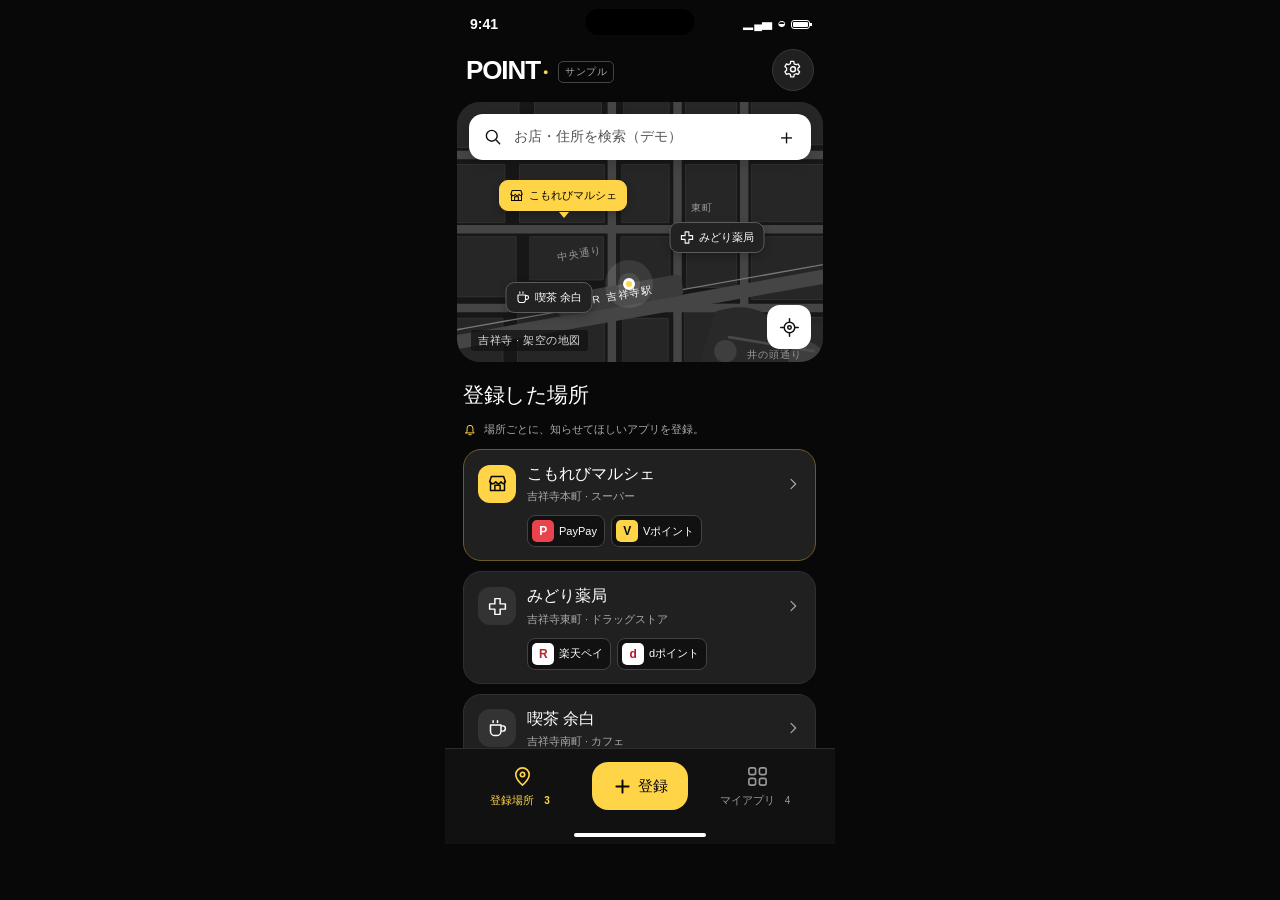
<file: docs/design/point-home/index.html>
<!doctype html>
<html lang="ja">
<head>
  <meta charset="utf-8">
  <meta name="viewport" content="width=device-width, initial-scale=1">
  <meta name="theme-color" content="#080808">
  <title>POINT</title>
  <link rel="stylesheet" href="style.css">
  <script src="app.js" defer></script>
</head>
<body>
  <svg class="symbol-library" xmlns="http://www.w3.org/2000/svg" aria-hidden="true"><defs>
    <symbol id="i-pin" viewBox="0 0 24 24"><path d="M19 10c0 5-7 11-7 11S5 15 5 10a7 7 0 1 1 14 0Z"/><circle cx="12" cy="10" r="2.3"/></symbol>
    <symbol id="i-plus" viewBox="0 0 24 24"><path d="M12 5v14M5 12h14"/></symbol>
    <symbol id="i-search" viewBox="0 0 24 24"><circle cx="10.5" cy="10.5" r="6.5"/><path d="m16 16 4 4"/></symbol>
    <symbol id="i-arrow" viewBox="0 0 24 24"><path d="m9 5 7 7-7 7"/></symbol>
    <symbol id="i-close" viewBox="0 0 24 24"><path d="m6 6 12 12M6 18 18 6"/></symbol>
    <symbol id="i-bell" viewBox="0 0 24 24"><path d="M5 17h14l-2-3V9a5 5 0 0 0-10 0v5l-2 3Zm5 3h4"/></symbol>
    <symbol id="i-locate" viewBox="0 0 24 24"><circle cx="12" cy="12" r="6"/><circle cx="12" cy="12" r="2"/><path d="M12 2v4m0 12v4M2 12h4m12 0h4"/></symbol>
    <symbol id="i-settings" viewBox="0 0 24 24"><path d="m9 3-.5 3-2.6 1-2.5-.8-2 3.5 2.2 2v2.7l-2.2 2 2 3.4 2.6-.9 2.5 1L9 23h4l.5-3 2.5-1 2.6.9 2-3.4-2.2-2v-2.7l2.2-2-2-3.5-2.5.9-2.6-1L13 3Z" transform="translate(1 -1) scale(.92)"/><circle cx="12" cy="11" r="3"/></symbol>
    <symbol id="i-check" viewBox="0 0 24 24"><path d="m5 12 4 4L19 6"/></symbol>
    <symbol id="i-store" viewBox="0 0 24 24"><path d="M4 10v10h16V10M3 10l2-6h14l2 6c-1 3-3 3-5 0-2 3-4 3-6 0-2 3-4 3-7 0ZM9 20v-6h6v6"/></symbol>
    <symbol id="i-coffee" viewBox="0 0 24 24"><path d="M4 8h12v7a5 5 0 0 1-5 5H9a5 5 0 0 1-5-5V8Zm12 1h2a3 3 0 0 1 0 6h-2M7 3v2m5-2v2"/></symbol>
    <symbol id="i-cross" viewBox="0 0 24 24"><path d="M9 3h6v6h6v6h-6v6H9v-6H3V9h6Z"/></symbol>
    <symbol id="i-grid" viewBox="0 0 24 24"><rect x="3" y="3" width="7" height="7" rx="2"/><rect x="14" y="3" width="7" height="7" rx="2"/><rect x="3" y="14" width="7" height="7" rx="2"/><rect x="14" y="14" width="7" height="7" rx="2"/></symbol>
  </defs></svg>

  <main class="showcase">
    <section class="device-stage" aria-label="POINT ホーム">
      <div class="phone" id="phone">
        <div class="status-bar" aria-hidden="true"><b>9:41</b><span class="island"></span><span class="status-icons">▂▄▆ <span>◒</span><i></i></span></div>
        <div class="app-header"><div><span class="app-wordmark">POINT<span>●</span></span><span class="sample-label">サンプル</span></div><button class="icon-button" id="settings" aria-label="設定"><svg><use href="#i-settings"/></svg></button></div>
        <section class="map-area" aria-label="吉祥寺周辺のサンプル地図">
          <svg class="map-art" viewBox="0 0 390 300" preserveAspectRatio="xMidYMid slice" aria-hidden="true">
            <rect width="390" height="300" fill="#171717"/>
            <g fill="#262626" stroke="#333333" stroke-width="1"><path d="M-10 5h76v55H-10Zm93 0h71v55H83Zm95 0h48v53h-48Zm66 0h54v52h-54Zm70 0h87v52h-87ZM-5 78h56v62H-5Zm72 0h90v62H67Zm109 0h50v62h-50Zm68 0h54v61h-54Zm70 0h85v61h-85ZM-5 155h68v64H-5Zm83 0h78v46H78Zm97 0h52v65h-52Zm70 0h53v54h-53Zm69 0h83v67h-83ZM-10 242h59v68h-59Zm75-10h92v75H65Zm112 10h48v63h-48Zm66-15h55v78h-55Zm72 14h87v70h-87Z"/></g>
            <g stroke="#454545" fill="none" stroke-width="9"><path d="M-10 68h420M-10 147h420M-10 231h420M165-10v320M235-10v320M306-10v320"/><path d="M-15 270 405 195" stroke-width="15"/><path d="M-5 255 400 183" stroke="#777777" stroke-width="1.5"/></g>
            <path d="M275 235q35-12 60 6t65 1v60H255Z" fill="#292929"/><path d="m290 262 90 15" stroke="#484848" stroke-width="3"/><g fill="#535353" opacity=".5"><circle cx="286" cy="277" r="12"/><circle cx="347" cy="247" r="14"/><circle cx="372" cy="286" r="19"/></g>
            <g fill="#999999" font-size="11" font-family="sans-serif" letter-spacing="1"><text x="18" y="56">吉祥寺本町</text><text x="249" y="128">東町</text><text x="309" y="284">井の頭通り</text><text x="108" y="181" transform="rotate(-10 108 181)">中央通り</text></g>
            <g transform="translate(105 218) rotate(-10)"><rect width="135" height="23" rx="5" fill="#3b3b3b"/><text x="67" y="15" text-anchor="middle" fill="#ffffff" font-size="12" font-family="sans-serif" letter-spacing="2">JR 吉祥寺駅</text></g>
          </svg>
          <button class="map-search" id="search"><svg><use href="#i-search"/></svg><span>お店・住所を検索（デモ）</span><kbd>＋</kbd></button>
          <div id="map-pins"></div>
          <div class="you-dot" id="you-dot" aria-label="サンプルの現在地"><span></span></div>
          <button class="locate-button" id="locate" aria-label="現在地のサンプル表示"><svg><use href="#i-locate"/></svg></button>
          <span class="map-caption">吉祥寺 · 架空の地図</span>
        </section>
        <section class="management-sheet" aria-label="場所とアプリの管理">
          <div class="sheet-title"><h2 id="section-title">登録した場所</h2></div>
          <div class="management-hint" id="management-hint"><svg><use href="#i-bell"/></svg><span>場所ごとに、知らせてほしいアプリを登録。</span></div>
          <div id="list-panel" class="list-panel" role="tabpanel" aria-labelledby="places-tab" tabindex="0"></div>
        </section>
        <nav class="bottom-nav" aria-label="メインメニュー">
          <div class="bottom-tabs" role="tablist" aria-label="管理する項目">
            <button role="tab" id="places-tab" aria-controls="list-panel" aria-selected="true" data-tab="places"><svg aria-hidden="true"><use href="#i-pin"/></svg><span>登録場所 <span class="nav-count" id="place-count">3</span></span></button>
            <button role="tab" id="apps-tab" aria-controls="list-panel" aria-selected="false" tabindex="-1" data-tab="apps"><svg aria-hidden="true"><use href="#i-grid"/></svg><span>マイアプリ <span class="nav-count" id="app-count">4</span></span></button>
          </div>
          <button class="register-button" id="add" aria-label="場所を登録"><svg aria-hidden="true"><use href="#i-plus"/></svg><span>登録</span></button>
        </nav>
        <div class="home-indicator" aria-hidden="true"></div>
        <div class="toast" id="toast" role="status" aria-live="polite"></div>
      </div>
    </section>
  </main>
  <dialog id="dialog" aria-labelledby="dialog-title"><div class="dialog-top"><span class="dialog-brand">point<span>●</span></span><button class="icon-button" id="close-dialog" aria-label="閉じる"><svg><use href="#i-close"/></svg></button></div><div id="dialog-content"></div></dialog>
</body>
</html>
</file>
<file: docs/design/point-home/style.css>
/* System fonts keep the prototype fully local. */
:root{color-scheme:dark;--bg:#151a17;--panel:#202722;--card:#2a322b;--line:#354036;--text:#f3f5e9;--muted:#a7b2a5;--yellow:#f2da79;--mint:#b5e1b8;--ink:#19211b;font-family:-apple-system,BlinkMacSystemFont,"Hiragino Kaku Gothic ProN","Yu Gothic",Meiryo,sans-serif;font-synthesis:none}
*{box-sizing:border-box}body{margin:0;background:#151a17;color:var(--text)}button,input{font:inherit}button,a,input{-webkit-tap-highlight-color:transparent}button{cursor:pointer;color:inherit}button:disabled{cursor:not-allowed;opacity:.45}button:focus-visible,a:focus-visible,input:focus-visible,[tabindex]:focus-visible{outline:3px solid var(--yellow);outline-offset:3px}button{border:0}svg{width:22px;height:22px;fill:none;stroke:currentColor;stroke-width:1.7;stroke-linecap:round;stroke-linejoin:round;flex-shrink:0}.symbol-library{position:absolute;width:0;height:0;overflow:hidden}a{color:inherit;text-decoration:none}h1,h2,h3,p{margin:0}button{touch-action:manipulation}.showcase-header{max-width:1460px;margin:auto;padding:32px 54px;display:flex;align-items:center;justify-content:space-between}.brand{display:flex;align-items:center;font-size:22px;letter-spacing:2px;font-weight:750;gap:10px}.brand-period{color:var(--yellow);margin-left:-8px}.brand-mark{position:relative;display:grid;place-items:center;width:34px;height:34px;background:var(--yellow);color:var(--ink);border-radius:50% 50% 50% 12%;font-size:28px;font-weight:900;line-height:1;letter-spacing:-2px;padding-bottom:5px}.brand-mark span{width:5px;height:5px;background:var(--bg);position:absolute;right:6px;bottom:7px;border-radius:50%}.edition{font-size:10px;letter-spacing:2px;color:#919e8d;display:flex;gap:25px}.edition span{color:var(--text)}.showcase{max-width:1350px;margin:auto;display:grid;grid-template-columns:minmax(330px,1.2fr) 422px minmax(175px,.7fr);gap:44px;align-items:center;padding:18px 40px 32px}.story{padding-bottom:38px}.eyebrow{display:flex;align-items:center;gap:8px;font-size:9px;letter-spacing:1.7px;color:var(--mint);margin-bottom:25px}.eyebrow span{height:6px;width:6px;border-radius:50%;background:var(--mint)}h1{font-size:clamp(29px,3vw,42px);line-height:1.7;letter-spacing:-1.6px;font-weight:650;white-space:nowrap}h1 span{display:inline-block;color:var(--yellow);position:relative}h1 span:after{content:"";position:absolute;height:7px;border-top:1px solid var(--yellow);bottom:0;left:0;right:-5px;border-radius:50%;transform:rotate(-4deg)}.story-copy{font-size:13px;line-height:2.2;color:var(--muted);margin-top:26px;letter-spacing:.4px}.story-flow{margin-top:35px;display:flex;align-items:center;gap:8px;font-size:9px;flex-wrap:wrap;color:#c8d0c0}.story-flow b{color:var(--yellow);font-weight:400}.preview-controls{margin-top:65px}.preview-controls p{font-size:9px;letter-spacing:1.7px;color:#b5bfae;margin-bottom:13px}.preview-controls p span{font-size:9px;letter-spacing:0;color:#919e8d;margin-left:14px}.preview-controls>div{display:flex;gap:6px;flex-wrap:wrap}.preview-controls button{background:#242c25;border:1px solid #3a4439;padding:10px 12px;min-height:42px;border-radius:8px;font-size:11px;color:#b4bfaf}.preview-controls button.active{background:#dfe7d0;color:#1c271e;border-color:#dfe7d0}.preview-controls small{display:block;color:#87937f;font-size:9px;line-height:1.8;margin-top:10px}.prototype-note{font-size:10px;line-height:1.9;color:#9aa68f;margin-top:22px;max-width:315px}.device-stage{position:relative}.device-glow{position:absolute;width:590px;height:750px;left:-100px;top:0;background:radial-gradient(ellipse,#4b553e38,transparent 65%);pointer-events:none}.phone{position:relative;isolation:isolate;width:390px;height:824px;margin:0 auto;background:var(--bg);border:8px solid #080c0a;border-radius:49px;overflow:hidden;box-shadow:0 0 0 1px #50584b,0 0 0 3px #22291f,0 28px 70px #0008;display:flex;flex-direction:column}.status-bar{height:44px;min-height:44px;display:flex;align-items:center;justify-content:space-between;padding:5px 24px 0;font-size:12px;position:relative;background:#1b241e}.island{position:absolute;left:50%;top:9px;width:109px;height:26px;border-radius:20px;background:#070a08;transform:translateX(-50%)}.status-icons{display:flex;gap:5px;align-items:center;font-size:10px}.status-icons span{font-size:15px}.status-icons i{width:19px;height:9px;border:1px solid #d4dfcc;border-radius:3px;position:relative}.status-icons i:before{content:"";position:absolute;inset:1px;background:#d4dfcc;border-radius:1px}.status-icons i:after{content:"";position:absolute;right:-3px;top:2px;width:2px;height:3px;background:#d4dfcc}.app-header{height:58px;min-height:58px;background:#1b241e;display:flex;align-items:center;justify-content:space-between;padding:0 20px 6px}.app-header>div{display:flex;gap:11px;align-items:center}.app-wordmark,.dialog-brand{font-size:29px;font-weight:800;letter-spacing:-1.7px}.app-wordmark>span,.dialog-brand>span{font-size:9px;color:var(--yellow);margin-left:3px;vertical-align:middle}.sample-label{font-size:8px;border:1px solid #586149;color:#bec9ac;padding:3px 6px;border-radius:5px;margin-top:4px;letter-spacing:.5px}.icon-button{height:42px;width:42px;display:grid;place-items:center;border:1px solid #414b3c;border-radius:50%;background:#293227}.icon-button svg{width:19px;height:19px}.map-area{height:256px;min-height:256px;position:relative;overflow:hidden;background:#253128}.map-art{width:100%;height:100%;stroke:none}.map-search{position:absolute;top:9px;left:18px;right:18px;min-height:44px;display:flex;align-items:center;gap:11px;padding:0 14px;background:#141d16ed;border:1px solid #526046;border-radius:13px;box-shadow:0 6px 12px #0002;font-size:11px;color:#c3cdb9}.map-search svg{height:17px;width:17px;color:var(--yellow)}.map-search kbd{margin-left:auto;font-size:16px;font-family:inherit;font-weight:400;color:var(--yellow)}.map-pin{position:absolute;display:flex;align-items:center;justify-content:center;gap:5px;min-width:44px;min-height:44px;background:none;transform:translate(-50%,-50%);z-index:1;padding:2px}.map-pin-inner{display:flex;align-items:center;gap:5px;white-space:nowrap;border:1px solid #6a7b55;background:#202c21;box-shadow:0 3px 8px #0004;border-radius:8px;padding:6px 8px;color:#e4eadc;font-size:9px}.map-pin svg{width:14px;height:14px;color:var(--mint)}.map-pin.selected .map-pin-inner{background:var(--yellow);border-color:var(--yellow);color:var(--ink);transform:translateY(-3px)}.map-pin.selected svg{color:var(--ink)}.map-pin.selected:after{content:"";position:absolute;bottom:2px;left:calc(50% - 4px);border-left:5px solid transparent;border-right:5px solid transparent;border-top:6px solid var(--yellow)}.you-dot{position:absolute;left:47%;top:70%;width:48px;height:48px;border-radius:50%;background:#acd3ac20;display:grid;place-items:center;transform:translate(-50%,-50%)}.you-dot span{height:12px;width:12px;border-radius:50%;background:#ccebc1;border:3px solid white;box-shadow:0 0 0 5px #bbdfad25}.locate-button{position:absolute;right:17px;bottom:25px;width:38px;height:38px;border-radius:12px;background:#18211b;border:1px solid #526046;display:grid;place-items:center;color:var(--mint)}.locate-button svg{width:19px;height:19px}.map-caption{position:absolute;bottom:9px;left:19px;font-size:7px;letter-spacing:.5px;color:#bdc8b4;background:#1d281fd9;padding:3px 5px;border-radius:3px}.management-sheet{position:relative;z-index:2;display:flex;flex-direction:column;min-height:0;flex:1;background:#1b221d;border-radius:27px 27px 0 0;margin-top:-7px;padding:0 19px;box-shadow:0 -8px 22px #0002}.sheet-handle{height:3px;min-height:3px;width:31px;background:#56634d;border-radius:5px;margin:9px auto 16px}.sheet-title{display:flex;align-items:center;justify-content:space-between;margin-bottom:17px}.mini-label{font-size:8px;letter-spacing:2px;color:#a5b293;margin-bottom:5px}.sheet-title h2{font-size:19px;letter-spacing:-.8px;font-weight:600}.add-button{width:43px;height:43px;background:var(--yellow);color:var(--ink);border-radius:14px;display:grid;place-items:center;box-shadow:0 4px 14px #f2da7910}.add-button svg{height:21px;width:21px}.segments{background:#121914;border:1px solid #303a2e;border-radius:12px;display:flex;padding:4px;gap:4px;flex-shrink:0}.segments button{width:50%;padding:9px 3px;min-height:40px;border-radius:8px;background:none;display:flex;align-items:center;justify-content:center;gap:7px;font-size:11px;color:#9da993}.segments button[aria-selected=true]{background:#dce4ce;color:#253021;box-shadow:0 2px 5px #0003;font-weight:650}.segments span{font-size:9px;min-width:17px;min-height:17px;border-radius:5px;background:#384230;color:#c3cbb9;display:grid;place-items:center}.segments button[aria-selected=true] span{background:#c6d0b5;color:#37432a}.management-hint{display:flex;align-items:center;gap:6px;min-height:38px;flex-shrink:0;color:#a4b199;font-size:8px;line-height:1.6}.management-hint svg{height:12px;width:12px;color:var(--mint)}.management-hint.denied{color:var(--yellow)}.list-panel{min-height:0;overflow:auto;overscroll-behavior:contain;scrollbar-width:thin;scrollbar-color:#506147 transparent;padding-right:2px;flex:1}.place-card{display:block;width:100%;text-align:left;background:#272f27;border:1px solid #374231;border-radius:14px;padding:13px;margin-bottom:9px;transition:background .2s,border-color .2s}.place-card.selected{border-color:#827d43;background:#2d3327}.place-heading{display:flex;align-items:center;gap:10px}.place-icon{width:33px;height:33px;border-radius:10px;background:#414d36;color:#dce8c7;display:grid;place-items:center;flex-shrink:0}.place-icon svg{width:18px;height:18px}.place-card.selected .place-icon{background:#f2da79;color:#29311d}.place-heading-text{min-width:0;flex:1}.place-heading h3{font-size:12px;line-height:1.5;font-weight:650;overflow-wrap:anywhere}.place-heading p{font-size:8px;color:#a4b199;margin-top:3px}.row-chevron{width:13px;height:13px;color:#a7b495}.linked-apps{display:flex;flex-wrap:wrap;gap:5px;margin-top:10px;padding-left:43px}.app-chip{display:inline-flex;align-items:center;gap:4px;background:#1c241c;border:1px solid #3b4835;border-radius:6px;font-size:8px;color:#d5ddcb;min-height:25px;padding:3px 6px 3px 3px}.app-logo{display:inline-grid;place-items:center;width:21px;height:21px;border-radius:5px;background:#ecefe5;color:#111;font-size:11px;font-weight:800;flex-shrink:0;letter-spacing:-.5px}.app-logo.paypay{background:#e9434d;color:white}.app-logo.rakuten{background:#fbf5e8;color:#b32828}.app-logo.vpoint{background:#f4d442;color:#162930}.app-logo.dpoint{background:#faf8ef;color:#b4152d}.app-logo.suica{background:#a4cf75;color:#143b29}.app-logo.waon{background:#65b5cf;color:#173b55;font-size:8px}.app-row{display:flex;align-items:center;gap:12px;background:#272f27;border:1px solid #374231;border-radius:13px;margin-bottom:8px;padding:13px;width:100%;text-align:left}.app-row .app-logo{width:37px;height:37px;border-radius:10px;font-size:19px}.app-row .app-logo.waon{font-size:12px}.app-row>span:nth-child(2){flex:1}.app-row strong{font-size:12px;display:block}.app-row small{font-size:9px;color:#b1bda6;display:block;margin-top:4px}.sheet-footer{display:flex;align-items:center;gap:6px;padding:12px 1px 8px;font-size:7px;color:#99a88e;flex-shrink:0}.tiny-dot{width:4px;height:4px;border-radius:50%;background:var(--mint)}.footer-line{height:1px;background:#3a4634;flex:1;margin-left:9px}.home-indicator{height:19px;min-height:19px;background:#1b221d;position:relative}.home-indicator:after{content:"";position:absolute;bottom:6px;left:33%;width:34%;height:4px;border-radius:3px;background:#d6dfca}.device-caption{margin-top:22px;display:flex;align-items:center;gap:12px;justify-content:center;color:#87947d;font-size:8px;letter-spacing:1.2px}.caption-line{height:1px;background:#3c4735;width:27px}.note-number{color:var(--yellow);font-size:12px;letter-spacing:1px;margin-bottom:20px}.note-number span{font-size:9px;color:#a4b192;margin-left:14px;letter-spacing:1.6px}.design-notes h2{font-size:27px;line-height:1.65;letter-spacing:1px;font-weight:500}.design-notes>p{font-size:11px;line-height:2.1;color:#a5b39a;margin-top:15px}.connection-card{margin-top:27px;display:flex;align-items:center;gap:7px}.connection-icon{height:43px;width:43px;border:1px solid #566045;border-radius:13px;background:#333b2b;display:grid;place-items:center;color:var(--yellow)}.connection-dots{color:#8a9b7a;letter-spacing:3px}.connection-app{display:grid;place-items:center;height:34px;width:29px;border-radius:9px;font-size:17px;font-weight:700;color:#28301c;background:var(--yellow);transform:rotate(-8deg)}.connection-app.mint{background:var(--mint);transform:rotate(8deg)}.note-rule{width:38px;height:1px;background:#6b775c;margin:31px 0 22px}.design-notes .small-note{font-size:10px;line-height:2}.palette{display:flex;gap:7px;margin-top:35px}.palette span{width:19px;height:19px;border-radius:50%;background:#2b3428;border:1px solid #526044}.palette span:nth-child(2){background:var(--yellow);border-color:var(--yellow)}.palette span:nth-child(3){background:var(--mint);border-color:var(--mint)}.palette span:nth-child(4){background:#e1e7d4;border-color:#e1e7d4}.design-notes>small{display:block;font-size:7px;letter-spacing:.8px;color:#a8b196;margin-top:11px}.showcase-footer{max-width:1460px;margin:auto;padding:17px 54px 27px;display:flex;justify-content:space-between;color:#849079;font-size:8px;letter-spacing:1.5px}.toast{position:absolute;left:16px;right:16px;bottom:28px;z-index:10;background:#e4ecd9;color:#27311e;border-radius:12px;padding:13px 15px;font-size:11px;line-height:1.6;box-shadow:0 8px 30px #0008;visibility:hidden;opacity:0;transform:translateY(10px);transition:.2s;pointer-events:none}.toast.show{visibility:visible;opacity:1;transform:translateY(0)}.empty-state{text-align:center;padding:22px 12px}.empty-icon{width:49px;height:49px;display:grid;place-items:center;background:#35412c;color:var(--yellow);border-radius:15px;margin:0 auto 14px}.empty-state h3{font-size:15px;margin-bottom:8px}.empty-state p{font-size:10px;line-height:1.9;color:#b3c0a7;margin-bottom:17px}.empty-state .primary{min-height:42px;font-size:11px}.no-links{font-size:9px;color:var(--yellow)}
dialog{width:min(390px,calc(100vw - 24px));max-height:calc(100dvh - 40px);padding:19px 22px 24px;background:#202821;color:var(--text);border:1px solid #58644b;border-radius:28px;box-shadow:0 35px 130px #000a;overflow:auto}dialog::backdrop{background:#060a08bd;backdrop-filter:blur(7px)}.dialog-top{display:flex;justify-content:space-between;align-items:center;margin-bottom:17px}.dialog-brand{font-size:23px}.dialog-top .icon-button{height:36px;width:36px}.dialog-top .icon-button svg{height:17px}.dialog-eyebrow{font-size:9px;color:var(--yellow);letter-spacing:1.6px;margin-bottom:8px}dialog h2{font-size:21px;line-height:1.5;font-weight:600;margin-bottom:10px}dialog .description{font-size:11px;line-height:1.9;color:#bcc7b1;margin-bottom:20px}.field-label{display:block;font-size:11px;color:#e3e9d8;margin:16px 0 7px}input[type=text],input[type=search]{width:100%;background:#141d16;border:1px solid #556347;color:#f1f5e8;border-radius:10px;min-height:47px;padding:12px;font-size:13px}input::placeholder{color:#8e9e82}.choice-list{display:grid;gap:8px;margin:15px 0}.choice{display:flex;align-items:center;gap:11px;border:1px solid #43503a;background:#293328;padding:12px;border-radius:12px;min-height:62px;cursor:pointer;text-align:left;width:100%}.choice>span:nth-child(2){flex:1}.choice strong{font-size:12px;display:block}.choice small{font-size:9px;color:#b4c2a7;display:block;margin-top:4px;line-height:1.5}.choice .app-logo{height:34px;width:34px;font-size:16px}.choice .app-logo.waon{font-size:10px}.choice input{accent-color:var(--mint);height:18px;width:18px;flex-shrink:0}.choice:has(input:checked){border-color:var(--mint);background:#344331}.choice.registered{opacity:.65}.dialog-actions{display:flex;gap:8px;margin-top:20px}.primary,.secondary,.danger{min-height:47px;padding:12px 16px;font-size:12px;font-weight:650;border-radius:11px;display:inline-flex;align-items:center;justify-content:center;gap:8px;text-align:center}.primary{background:var(--mint);color:#213020}.secondary{background:#313d2d;color:#e3ebd6;border:1px solid #516044}.danger{background:#492f29;color:#f6c5b7;border:1px solid #785044}.dialog-actions>*{flex:1}.full-width{width:100%}.text-button{background:transparent;color:var(--yellow);font-size:11px;padding:11px 0;min-height:44px;text-decoration:underline;text-underline-offset:4px}.delete-link{color:#efb7a7;margin-top:7px}.confirmation-card{border:1px solid #657049;background:#2b3527;border-radius:15px;padding:18px;margin:18px 0}.confirmation-card h3{font-size:15px;margin-bottom:5px}.confirmation-card p{font-size:10px;color:#b7c5a8;line-height:1.8}.confirmation-card .linked-apps{padding:0;margin-top:14px}.dialog-note{font-size:10px;line-height:1.8;color:#a7b99a;margin-top:15px}.form-error{color:#f6c5b7;font-size:11px;line-height:1.7;margin-top:10px}.settings-row{padding:14px 0;border-bottom:1px solid #3d4935;display:flex;gap:15px;justify-content:space-between;align-items:center;font-size:12px}.settings-row small{display:block;color:#aaba9b;font-size:10px;margin-top:5px;line-height:1.6}.state-pill{font-size:9px;white-space:nowrap;background:#354930;color:#cae5bd;border-radius:7px;padding:6px}.state-pill.off{background:#54472b;color:#f2da79}.mini-map{height:120px;background:repeating-linear-gradient(0deg,transparent 0 32px,#54644b 33px 37px),repeating-linear-gradient(90deg,#293627 0 49px,#54644b 50px 54px);border-radius:12px;position:relative;border:1px solid #5f714f;width:100%;color:var(--yellow);display:grid;place-items:center;margin:12px 0}.mini-map svg{width:32px;height:32px;filter:drop-shadow(0 3px 2px #0008)}.mini-map span{position:absolute;bottom:8px;background:#182417;padding:4px 8px;font-size:9px;border-radius:5px}.visually-hidden{position:absolute;width:1px;height:1px;overflow:hidden;clip:rect(0,0,0,0);white-space:nowrap}.dialog-toast{font-size:11px;color:var(--yellow);line-height:1.6;margin-top:13px}
@media(min-width:1500px){.showcase{gap:65px;max-width:1420px;grid-template-columns:1.3fr 422px .8fr}.story h1{font-size:46px}.story-copy{font-size:14px}}
@media(max-width:1150px){.showcase{grid-template-columns:minmax(270px,1fr) 410px;max-width:940px;gap:35px}.design-notes{display:none}.showcase-header{padding:25px 35px}.showcase-footer{padding-left:35px;padding-right:35px}h1{font-size:33px}}
@media(max-width:760px){.showcase-header{padding:20px 24px}.edition{font-size:8px;gap:12px}.showcase{display:flex;flex-direction:column;padding:12px 20px 28px;gap:30px}.story{text-align:center;padding:0;max-width:500px}.eyebrow{justify-content:center;margin-bottom:14px}.story h1{font-size:28px;line-height:1.55}.story-copy,.story-flow{display:none}.preview-controls{margin-top:22px}.preview-controls>div{justify-content:center}.preview-controls small{display:none}.prototype-note{max-width:380px;margin:13px auto 0;font-size:9px}.device-glow{width:100%;left:0}.showcase-footer{font-size:6px;padding:10px 24px 20px}.phone{height:824px}.device-stage{width:100%}}
@media(max-width:440px){.showcase-header{padding:17px 20px}.brand{font-size:18px}.brand-mark{height:29px;width:29px;font-size:23px}.edition{font-size:7px}.edition span{display:none}.showcase{padding:0;gap:20px}.story{padding:0 20px}.story .eyebrow,.story h1{display:none}.preview-controls{margin-top:0}.preview-controls p{margin-bottom:8px}.preview-controls button{min-height:38px;padding:8px 12px;font-size:10px}.prototype-note{font-size:8px;line-height:1.6;margin-top:10px}.phone{width:100%;height:calc(100svh - 12px);min-height:680px;max-height:880px;border:0;border-radius:26px 26px 0 0;box-shadow:none}.device-stage{width:100%}.device-caption,.showcase-footer{display:none}.map-area{height:31%;min-height:214px}.status-bar{height:39px;min-height:39px}.island{height:24px;top:6px}.app-header{height:57px;min-height:57px}.management-sheet{padding:0 18px}.sheet-title h2{font-size:19px}.sheet-handle{margin-bottom:14px}.segments button{font-size:12px}.place-heading h3{font-size:13px}.place-heading p{font-size:9px}.app-chip{font-size:9px}.management-hint{font-size:9px}.sheet-footer{font-size:8px}.phone .toast{bottom:24px}dialog{width:calc(100vw - 24px);max-height:calc(100dvh - 24px)}}
.you-dot[hidden]{display:none}
/* App-only presentation: neutral black, white and yellow. */
:root{--bg:#080808;--panel:#111;--card:#202020;--line:#383838;--text:#fff;--muted:#aaa;--yellow:#ffd447;--mint:#ffd447;--ink:#080808}
body{background:#080808;color:#fff}
.showcase-header,.story,.design-notes,.showcase-footer,.device-caption,.device-glow,.sheet-footer{display:none!important}
.showcase{display:flex;justify-content:center;align-items:flex-start;gap:0;max-width:none;padding:0;margin:0;min-height:100svh}
.device-stage{width:390px;max-width:100%;padding:0;margin:0}
.phone{width:100%;height:844px;min-height:640px;max-height:100svh;margin:0;border:0;border-radius:0;box-shadow:none;background:#080808}
.status-bar{height:43px;min-height:43px;padding:5px 25px 0;font-size:14px;background:#080808}
.island{background:#000}.status-icons{font-size:11px}.status-icons i{border-color:#fff}.status-icons i:before,.status-icons i:after{background:#fff}
.app-header{height:59px;min-height:59px;padding:0 21px 5px;background:#080808}
.app-wordmark{font-size:26px;font-weight:850;letter-spacing:-1.1px}.sample-label{font-size:10px;border-color:#444;color:#aaa;padding:3px 6px}
.icon-button{background:#202020;border-color:#383838}.icon-button svg{width:20px;height:20px}
.map-area{height:260px;min-height:220px;flex-shrink:1;margin:0 12px;border-radius:23px;background:#171717}
.map-art{filter:grayscale(1)}.map-art text{font-size:11px}
.map-search{top:12px;left:12px;right:12px;min-height:46px;padding:0 14px;background:#fff;color:#555;border:0;border-radius:14px;font-size:14px}
.map-search svg{width:20px;height:20px;color:#111}.map-search kbd{font-size:21px;color:#111}
.map-pin-inner{background:#222;border-color:#5b5b5b;color:#fff;font-size:11px;padding:7px 9px;border-radius:9px;font-weight:600}
.map-pin svg{width:15px;height:15px;color:#fff}.map-pin.selected .map-pin-inner{background:#ffd447;border-color:#ffd447;color:#080808}.map-pin.selected svg{color:#080808}
.you-dot{background:#ffffff18}.you-dot span{background:#ffd447;border-color:#fff;box-shadow:0 0 0 5px #ffffff18}
.locate-button{right:12px;bottom:13px;width:41px;height:41px;border-radius:13px;background:#fff;border:0;color:#111}.locate-button svg{width:21px;height:21px}
.map-caption{bottom:11px;left:14px;font-size:11px;color:#ddd;background:#111b;padding:3px 7px}
.management-sheet{background:#080808;border-radius:0;margin-top:0;padding:17px 18px 0;box-shadow:none}
.sheet-title{margin-bottom:13px}.sheet-title h2{font-size:21px;font-weight:700;letter-spacing:-.5px}
.add-button{min-width:80px;width:auto;height:40px;padding:0 13px;background:#ffd447;color:#080808;border-radius:13px;display:flex;gap:5px;align-items:center;justify-content:center;font-size:14px;font-weight:700;box-shadow:none}.add-button svg{width:19px;height:19px;stroke-width:2}
.segments{background:#202020;border:0;border-radius:13px;padding:4px}.segments button{font-size:13px;min-height:41px;border-radius:10px;color:#aaa;gap:8px}.segments button[aria-selected=true]{background:#fff;color:#080808;font-weight:700}.segments span{min-width:20px;min-height:20px;font-size:11px;background:#383838;color:#ddd}.segments button[aria-selected=true] span{background:#eee;color:#333}
.management-hint{min-height:39px;font-size:11px;color:#aaa;gap:7px}.management-hint svg{height:14px;width:14px;color:#ffd447}.management-hint.denied{color:#ffd447}
.list-panel{padding-right:1px;scrollbar-color:#444 transparent}.place-card{background:#202020;border-color:#303030;border-radius:18px;padding:13px 14px;margin-bottom:10px}.place-card.selected{background:#202020;border-color:#6b5c26}
.place-icon{width:38px;height:38px;border-radius:12px;background:#333;color:#fff}.place-icon svg{height:21px;width:21px}.place-card.selected .place-icon{background:#ffd447;color:#080808}.place-heading{gap:11px}.place-heading h3{font-size:16px;line-height:1.4}.place-heading p{font-size:11px;color:#aaa;margin-top:4px}.row-chevron{width:16px;height:16px;color:#aaa}
.linked-apps{padding-left:49px;gap:6px;margin-top:11px}.app-chip{background:#111;border-color:#424242;border-radius:8px;font-size:11px;color:#fff;min-height:30px;padding:4px 7px 4px 4px;gap:5px}
.app-logo{width:22px;height:22px;font-size:12px;background:#fff;color:#111}.app-logo.rakuten,.app-logo.dpoint{background:#fff}.app-logo.vpoint{background:#ffd447;color:#111}.app-logo.suica{background:#eee;color:#111;font-size:10px}.app-logo.waon{background:#fff;color:#111;font-size:9px}
.app-row{background:#202020;border-color:#333;border-radius:16px;padding:16px;margin-bottom:10px;gap:13px}.app-row .app-logo{width:42px;height:42px;border-radius:11px;font-size:21px}.app-row strong{font-size:16px}.app-row small{font-size:12px;color:#aaa;margin-top:5px}
.home-indicator{height:22px;min-height:22px;background:#080808}.home-indicator:after{background:#fff;bottom:7px}.toast{background:#fff;color:#111;font-size:13px;padding:14px;border-radius:13px}
.empty-state{padding:23px 10px}.empty-icon{width:53px;height:53px;background:#262626;color:#ffd447;margin-bottom:17px}.empty-state h3{font-size:17px}.empty-state p{font-size:13px;color:#bbb}.empty-state .primary{font-size:14px;min-height:46px}.no-links{font-size:12px;color:#ffd447}
dialog{background:#161616;color:#fff;border-color:#444;border-radius:25px;padding:20px 22px 25px}dialog::backdrop{background:#000b}.dialog-eyebrow{font-size:10px;color:#ffd447}dialog h2{font-size:22px}dialog .description{font-size:13px;color:#bbb}.field-label{font-size:13px;color:#fff}
input[type=text],input[type=search]{background:#080808;border-color:#555;color:#fff;font-size:15px;min-height:49px}input::placeholder{color:#888}
.choice{background:#242424;border-color:#414141;min-height:68px;padding:13px}.choice strong{font-size:15px}.choice small{font-size:11px;color:#bbb}.choice .app-logo{height:37px;width:37px;font-size:18px}.choice input{accent-color:#ffd447;width:20px;height:20px}.choice:has(input:checked){border-color:#ffd447;background:#292929}
.primary,.secondary,.danger{min-height:48px;font-size:14px;border-radius:12px}.primary{background:#ffd447;color:#080808}.secondary{background:#333;border-color:#555;color:#fff}.danger{background:#3c2424;border-color:#805252;color:#ffd2d2}.text-button{font-size:13px;color:#ffd447}.delete-link{color:#f0b6b6}.confirmation-card{background:#242424;border-color:#555}.confirmation-card h3{font-size:17px}.confirmation-card p{font-size:12px;color:#bbb}.dialog-note{font-size:12px;color:#aaa}.form-error{font-size:13px;color:#ffc7c7}
.settings-row{font-size:14px;border-color:#3d3d3d}.settings-row small{font-size:11px;color:#aaa}.state-pill{background:#333;color:#fff;font-size:10px}.state-pill.off{background:#333;color:#ffd447}.mini-map{background:repeating-linear-gradient(0deg,transparent 0 32px,#555 33px 37px),repeating-linear-gradient(90deg,#252525 0 49px,#555 50px 54px);border-color:#666;color:#ffd447}.mini-map span{background:#111;font-size:11px}.dialog-toast{font-size:13px;color:#ffd447}
dialog .preview-controls{display:flex;gap:6px;flex-wrap:wrap;margin-top:15px}dialog .preview-controls button{background:#303030;border-color:#555;color:#fff;font-size:12px}dialog .preview-controls button.active{background:#ffd447;color:#080808;border-color:#ffd447}
@media(max-width:440px){.device-stage{width:100%}.phone{height:100svh;max-height:none}.map-area{height:31svh;min-height:190px;max-height:280px}.management-sheet{padding-top:16px}}
@media(max-height:760px){.map-area{min-height:175px;height:27svh}.management-hint{min-height:33px}.place-card{padding:11px 12px}.sheet-title{margin-bottom:10px}.management-sheet{padding-top:12px}}
.management-sheet .sheet-title{margin-bottom:0;min-height:31px}
.list-panel{padding-bottom:12px;scroll-padding-bottom:12px}
.bottom-nav{position:relative;flex-shrink:0;min-height:74px;padding:8px 12px 4px;background:#111;border-top:1px solid #2d2d2d}
.bottom-tabs{display:grid;grid-template-columns:1fr 104px 1fr;align-items:center;min-height:60px}
.bottom-tabs button{display:flex;flex-direction:column;align-items:center;justify-content:center;gap:5px;min-height:60px;padding:5px 2px;border-radius:10px;background:transparent;color:#999;font-size:11px;line-height:1.4}
.bottom-tabs button:nth-child(2){grid-column:3}
.bottom-tabs button[aria-selected=true]{color:#ffd447;font-weight:650}
.bottom-tabs button>svg{width:23px;height:23px}
.nav-count{display:inline-block;min-width:15px;font-size:10px;margin-left:2px;color:inherit}
.register-button{position:absolute;top:13px;left:50%;transform:translateX(-50%);display:flex;align-items:center;justify-content:center;gap:5px;width:96px;min-height:48px;padding:10px;background:#ffd447;color:#080808;border-radius:16px;font-size:15px;font-weight:700}
.register-button svg{width:21px;height:21px;stroke-width:2.2}
.home-indicator{background:#111;height:max(22px,env(safe-area-inset-bottom));min-height:max(22px,env(safe-area-inset-bottom))}
.phone .toast{bottom:calc(98px + env(safe-area-inset-bottom))}
@media(prefers-reduced-motion:reduce){*,*:before,*:after{scroll-behavior:auto!important;transition:none!important}}

/* Registration states and accessible pin confirmation. */
dialog select{width:100%;min-height:48px;background:#242424;color:#fff;border:1px solid #777;border-radius:10px;font:inherit;padding:10px}
dialog summary{min-height:44px;padding:12px 0;cursor:pointer;color:#ffd447}
#search-form .secondary{margin-top:8px}
button:disabled{opacity:.5;cursor:not-allowed}
dialog .choice>span:nth-child(2){min-width:0;overflow-wrap:anywhere}
dialog .dialog-actions{flex-wrap:wrap}dialog .dialog-actions>*{flex:1 1 125px}
dialog .description,dialog .dialog-note,dialog .choice small{font-size:14px}
dialog input[type=text],dialog input[type=search]{font-size:16px}
:focus-visible{outline:3px solid #ffd447;outline-offset:3px}
#close-dialog,.locate-button{min-width:44px;min-height:44px}
@media(max-height:640px){.phone{min-height:100svh}.map-area{min-height:135px;height:24svh}}
</file>
